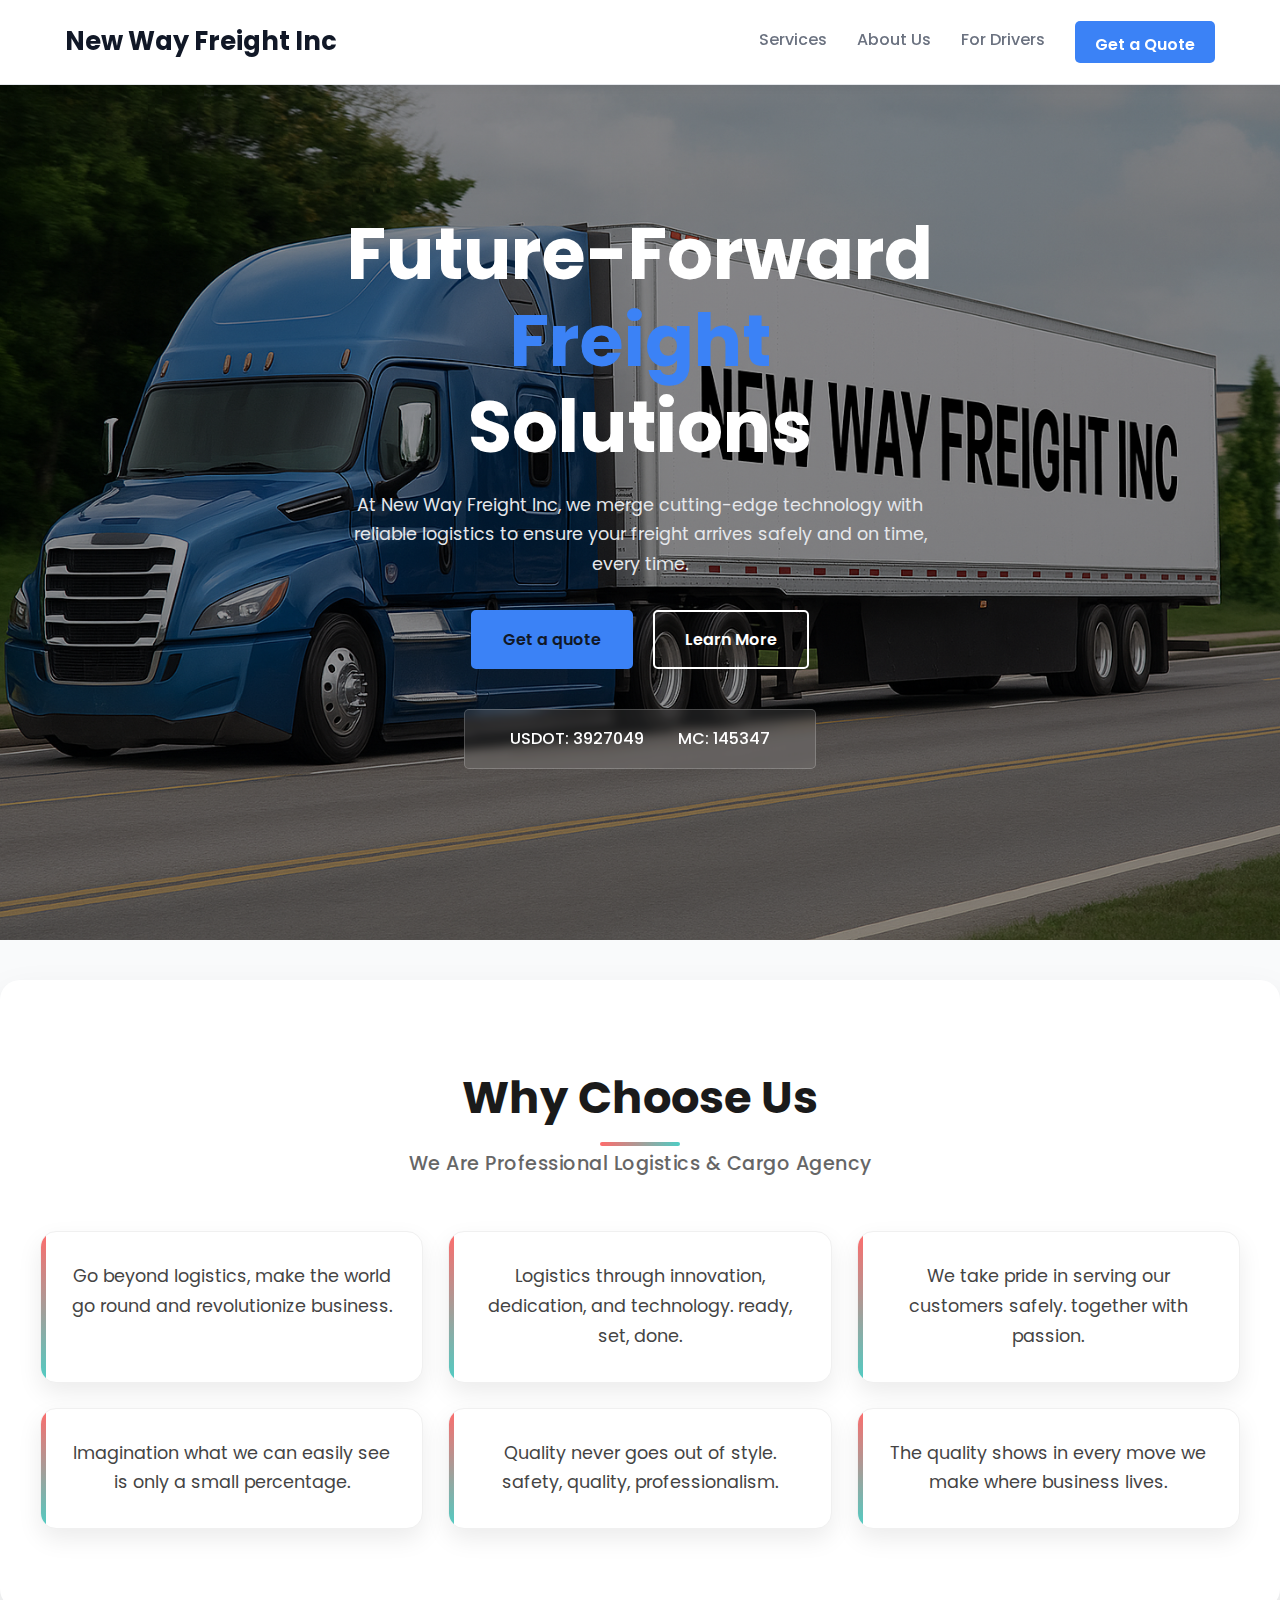
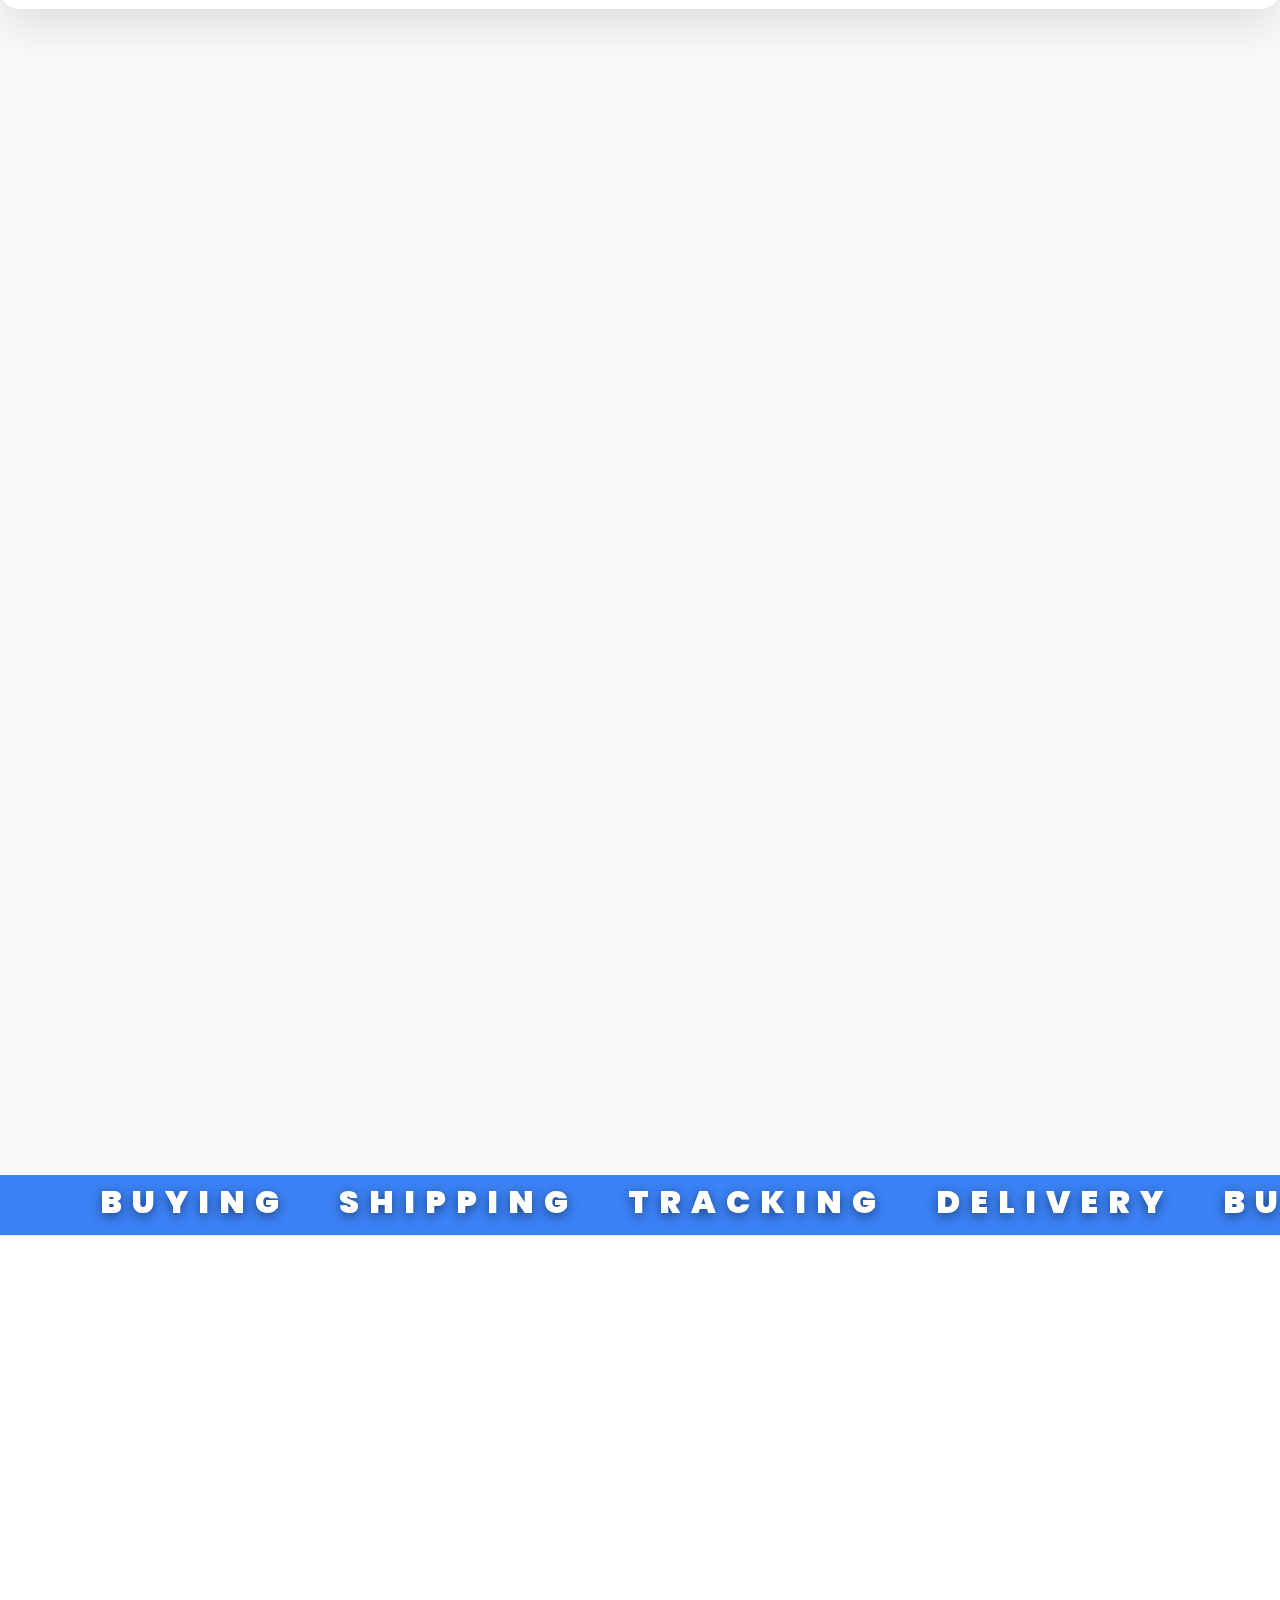
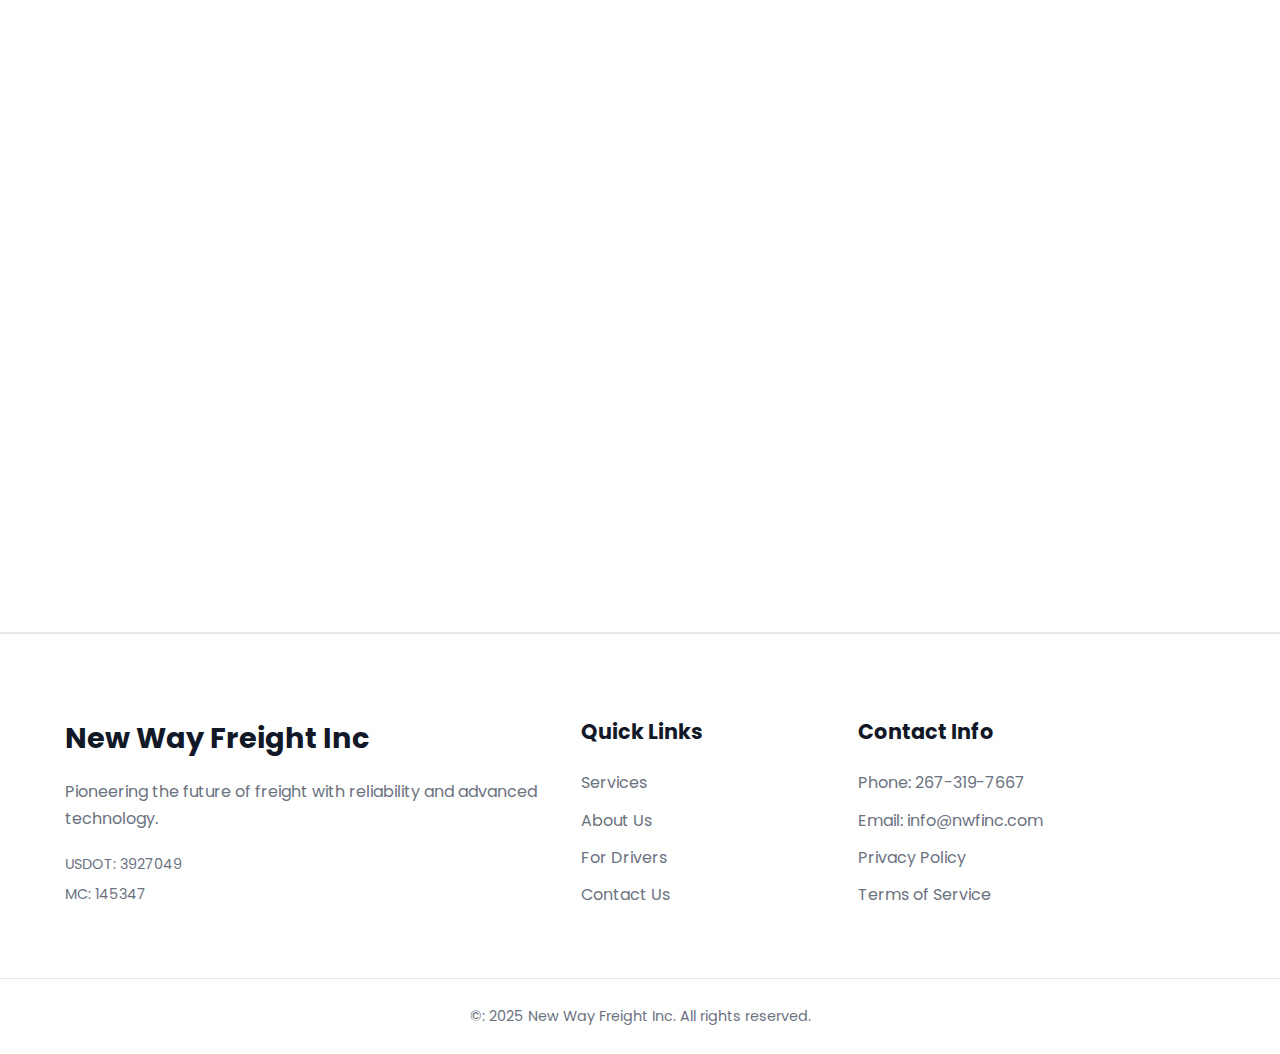
<file: index.html>
<!DOCTYPE html>
<html lang="en">
<head>
    <meta charset="UTF-8">
    <meta name="viewport" content="width=device-width, initial-scale=1.0">
    <title>New Way Freight Inc - Reliable Trucking Services</title>
    <link rel="stylesheet" href="style.css">
    <link href="https://fonts.googleapis.com/css2?family=Poppins:wght@300;400;600;700&display=swap" rel="stylesheet">
</head>
<body>

    <nav class="navbar">
        <div class="navbar-container">
            <a href="#" class="logo">New Way Freight Inc</a>
            <div class="nav-links">
                <a href="#services">Services</a>
                <a href="#about">About Us</a>
                <a href="#drivers">For Drivers</a>
                <a href="contact.html" class="nav-btn">Get a Quote</a>
            </div>
            <div class="menu-icon">
                <div class="bar"></div>
                <div class="bar"></div>
                <div class="bar"></div>
            </div>
        </div>
    </nav>

    <section class="hero" style="margin-top: 40px;">
        <div class="hero-content">
            <h1>Future-Forward <span>Freight</span> Solutions</h1>
            <p>At New Way Freight Inc, we merge cutting-edge technology with reliable logistics to ensure your freight arrives safely and on time, every time.</p>
            <div class="hero-buttons">
                <a href="contact.html" class="btn-primary">Get a quote</a>
                <a href="#about" class="btn-secondary">Learn More</a>
            </div>
            <div class="hero-info">
                <span>USDOT: 3927049</span>
                <span>MC: 145347</span>
            </div>
        </div>
    </section>

    <section class="why-choose-us" id="about">
        <h2>Why Choose Us</h2>
        <p class="subtitle">We Are Professional Logistics & Cargo Agency</p>
        <div class="features-grid">
            <div class="feature-card">
                <p>Go beyond logistics, make the world go round and revolutionize business.</p>
            </div>
            <div class="feature-card">
                <p>Logistics through innovation, dedication, and technology. ready, set, done.</p>
            </div>
            <div class="feature-card">
                <p>We take pride in serving our customers safely. together with passion.</p>
            </div>
            <div class="feature-card">
                <p>Imagination what we can easily see is only a small percentage.</p>
            </div>
            <div class="feature-card">
                <p>Quality never goes out of style. safety, quality, professionalism.</p>
            </div>
            <div class="feature-card">
                <p>The quality shows in every move we make where business lives.</p>
            </div>
        </div>
    </section>

    <section class="info-section services" id="services">
        <div class="section-container">
            <h2 class="section-title reveal">Our Core Services</h2>
            <p class="section-subtitle reveal">Seamless shipping with expert logistics.</p>
            
            <div class="services-container">
                <div class="service-card reveal">
                    <div class="service-image">
                        <img src="./assets/career1.png" alt="Live Load Trucking">
                    </div>
                    <div class="service-content">
                        <h3>Live Loads</h3>
                        <p>Reliable and efficient shipping for your everyday needs. Our standard delivery service ensures your cargo reaches its destination safely and on time. A cost-effective and dependable solution.</p>
                        <a href="contact.html" class="service-btn">Get a Quote &rarr;</a>
                    </div>
                </div>
                
                <div class="service-card reveal">
                    <div class="service-image">
                        <img src="./assets/career2.png" alt="Drop and Hook Trailer">
                    </div>
                    <div class="service-content">
                        <h3>Drop and Hook Loads</h3>
                        <p>Streamline your operations with our efficient drop and hook service. Bypass loading and unloading delays by simply swapping trailers at our strategically located yards, maximizing your time on the road.</p>
                        <a href="contact.html" class="service-btn">Get a Quote &rarr;</a>
                    </div>
                </div>
            </div>
        </div>
    </section>
    <div class="horizontal-scroll-container">
        <div class="scroll-content" id="scrollContent">
          <span>BUYING</span><span>SHIPPING</span><span>TRACKING</span><span>DELIVERY</span>
          <span>BUYING</span><span>SHIPPING</span><span>TRACKING</span><span>DELIVERY</span>
          <span>BUYING</span><span>SHIPPING</span><span>TRACKING</span><span>DELIVERY</span>
          <span>BUYING</span><span>SHIPPING</span><span>TRACKING</span><span>DELIVERY</span>
          <span>BUYING</span><span>SHIPPING</span><span>TRACKING</span><span>DELIVERY</span>
          <span>BUYING</span><span>SHIPPING</span><span>TRACKING</span><span>DELIVERY</span>
          <span>BUYING</span><span>SHIPPING</span><span>TRACKING</span><span>DELIVERY</span>
          <span>BUYING</span><span>SHIPPING</span><span>TRACKING</span><span>DELIVERY</span>
          <span>BUYING</span><span>SHIPPING</span><span>TRACKING</span><span>DELIVERY</span>
          <span>BUYING</span><span>SHIPPING</span><span>TRACKING</span><span>DELIVERY</span>
          <span>BUYING</span><span>SHIPPING</span><span>TRACKING</span><span>DELIVERY</span>
          <span>BUYING</span><span>SHIPPING</span><span>TRACKING</span><span>DELIVERY</span>
        </div>
      </div>
      <div id="myScrollbar">
        <div id="scrollbarThumb"></div>
      </div>
    <section class="info-section drivers" id="drivers" style="background-color: #FFFFFF;">
        <div class="section-container reveal">
            <h2 class="section-title">Drive Your Future</h2>
            <p class="section-subtitle">"We're more than just a trucking company. We value our drivers and offer the competitive pay and support you need to succeed."</p>
            <div class="driver-options">
                <div class="driver-card">
                    <h3>Company Drivers</h3>
                    <p class="intro">Your dedication keeps us moving. Check out our offer!</p>
                    <ul>
                        <li>Earn a weekly income of $2,000 to $3,500.</li>
                        <li>Drive the 2020+ Volvo and Freightliners.</li>
                        <li>Transport cargo using well-maintained dry van trailers.</li>
                        <li>Enjoy flexible scheduling and career growth.</li>
                        <li>24/7 support, so you’re never alone on the road.</li>
                    </ul>
                    <a href="contact.html" class="btn-primarys full-width">Apply Now</a>
                </div>
                <div class="driver-card">
                    <h3>Owner Operators</h3>
                    <p class="intro">We value your experience and provide equally valuable rewards.</p>
                    <ul>
                        <li>Earn up to $12,000 weekly (85% of gross).</li>
                        <li>24/7 back-office support.</li>
                        <li>Enjoy dedicated lanes in the Midwest and Northeast.</li>
                        <li>Partner with top-rated A+ brokers exclusively.</li>
                        <li>Earn bonuses for clean inspections.</li>
                    </ul>
                    <a href="contact.html" class="btn-primarys full-width">Apply Now</a>
                </div>
            </div>
        </div>
    </section>

    <footer class="footer">
        <div class="footer-container">
            <div class="footer-col">
                <a href="#" class="logo">New Way Freight Inc</a>
                <p>Pioneering the future of freight with reliability and advanced technology.</p>
                <div class="footer-auth">
                    <span>USDOT: 3927049</span>
                    <span>MC: 145347</span>
                </div>
            </div>
            <div class="footer-col">
                <h4>Quick Links</h4>
                <ul>
                    <li><a href="#services">Services</a></li>
                    <li><a href="#about">About Us</a></li>
                    <li><a href="#drivers">For Drivers</a></li>
                    <li><a href="contact.html">Contact Us</a></li>
                </ul>
            </div>
            <div class="footer-col">
                <h4>Contact Info</h4>
                <ul>
                    <li><a href="tel:267-319-7667">Phone: 267-319-7667</a></li>
                    <li><a href="mailto:info@nwfinc.com">Email: info@nwfinc.com</a></li>
                    <li><a href="privacy.html">Privacy Policy</a></li>
                    <li><a href="terms.html">Terms of Service</a></li>
                </ul>
            </div>
        </div>
        <div class="footer-bottom">
            <p>&copy: 2025 New Way Freight Inc. All rights reserved.</p>
        </div>
    </footer>

    <script src="script.js"></script>
</body>
</html>
</file>
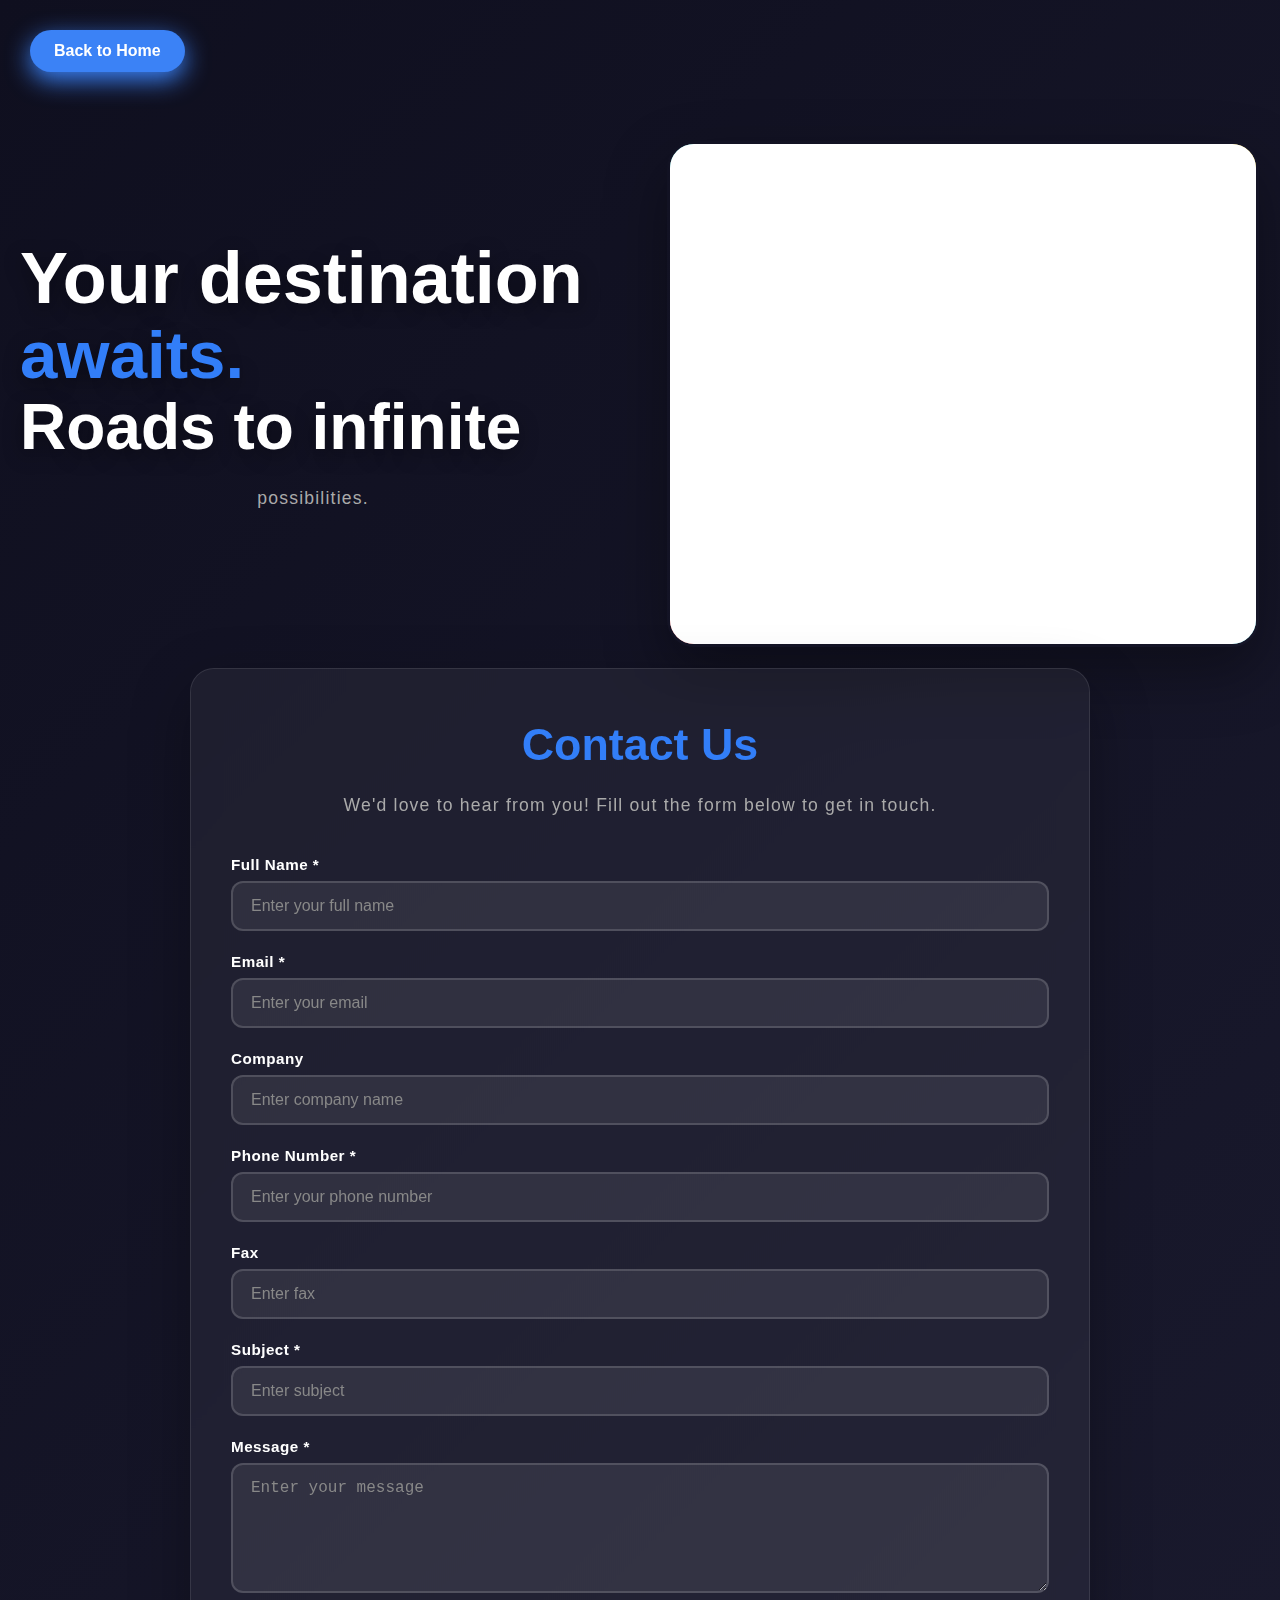
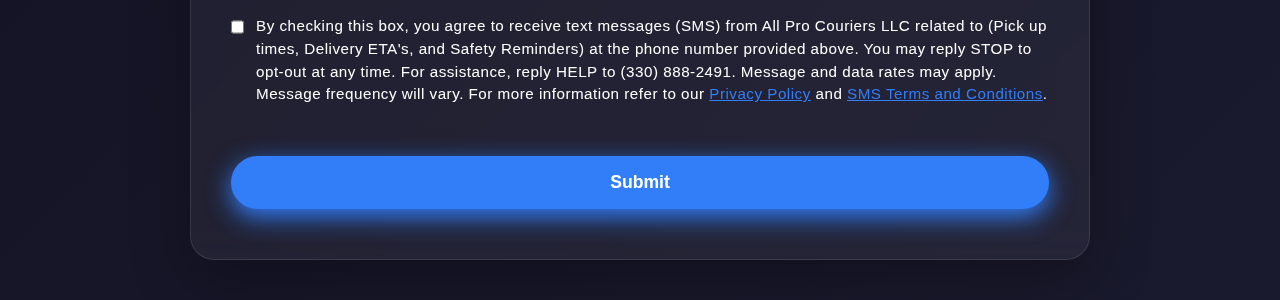
<file: contact.html>
<!DOCTYPE html>
<html lang="en">

<head>
    <meta charset="UTF-8">
    <meta name="viewport" content="width=, initial-scale=1.0">
    <title>Contact</title>
    <link rel="stylesheet" href="contact.css">
</head>

<body>
    <a href="index.html" class="back-btn">Back to Home</a>

    <!-- Main Content -->
    <section class="container">
        <div class="hero-content">
            <h1 class="hero-title">
                <span class="line-1">Your destination</span>
                <span class="line-2">awaits.</span>
                <span class="line-3">Roads to infinite</span>
            </h1>
            <p class="subtitle">possibilities.</p>
        </div>

        <div class="map-card">
            <iframe src="https://www.google.com/maps/embed?pb=!1m18!1m12!1m3!1d3046.3652970425987!2d-75.08715512470546!3d40.22317946739781!2m3!1f0!2f0!3f0!3m2!1i1024!2i768!4f13.1!3m3!1m2!1s0x89c6aec9df12cf0f%3A0xe368c3e857e6d672!2zMjA2IEhvbGx5IEhpbGwgQ3QsIFdhcndpY2ssIFBBIDE4OTc0LCDQodCo0JA!5e0!3m2!1sru!2s!4v1762335057061!5m2!1sru!2s" width="600" height="450" style="border:0;" allowfullscreen="" loading="lazy" referrerpolicy="no-referrer-when-downgrade"></iframe>
        </div>
    </section>
    <div class="contact-content">
        <h2>Contact Us</h2>
        <p class="subtitle">We'd love to hear from you! Fill out the form below to get in touch.</p>
        <form class="contact-form" action="https://script.google.com/macros/s/AKfycby6nGSI0DqqE6u0SaDYe3YAqhpRPYZKiTR8WCZjG-YxhU8uetXjVksyZ0Ur9gG-Hiti/exec" method="POST">
            <div class="form-group">
                <label for="full-name">Full Name *</label>
                <input type="text" id="full-name" name="Full-name" placeholder="Enter your full name" required>
            </div>
            <div class="form-group">
                <label for="email">Email *</label>
                <input type="email" id="email" name="Email" placeholder="Enter your email" required>
            </div>
            <div class="form-group">
                <label for="company">Company</label>
                <input type="text" id="company" name="Company" placeholder="Enter company name">
            </div>
            <div class="form-group">
                <label for="phone">Phone Number *</label>
                <input type="tel" id="phone" name="Phone-number" placeholder="Enter your phone number" required>
            </div>
            <div class="form-group">
                <label for="fax">Fax</label>
                <input type="text" id="fax" name="Fax" placeholder="Enter fax">
            </div>
            <div class="form-group">
                <label for="subject">Subject *</label>
                <input type="text" id="subject" name="Subject" placeholder="Enter subject" required>
            </div>
            <div class="form-group">
                <label for="message">Message *</label>
                <textarea id="message" name="Message" placeholder="Enter your message" required></textarea>
            </div>
            <div class="form-group checkbox-group">
                <input type="checkbox" id="sms-consent" name="SMS-agree">
                <label for="sms-consent">
                    By checking this box, you agree to receive text messages (SMS) from All Pro Couriers LLC related to (Pick up times, Delivery ETA's, and Safety Reminders) at the phone number provided above. You may reply STOP to opt-out at any time. For assistance, reply HELP to (330) 888-2491. Message and data rates may apply. Message frequency will vary. For more information refer to our <a href="privacy.html">Privacy Policy</a> and <a href="terms.html">SMS Terms and Conditions</a>.
                </label>
            </div>
            <button type="submit" class="submit-button">Submit</button>
        </form>
    </div>
  </div>
    <script src="contact.js"></script>
</body>

</html>
</file>
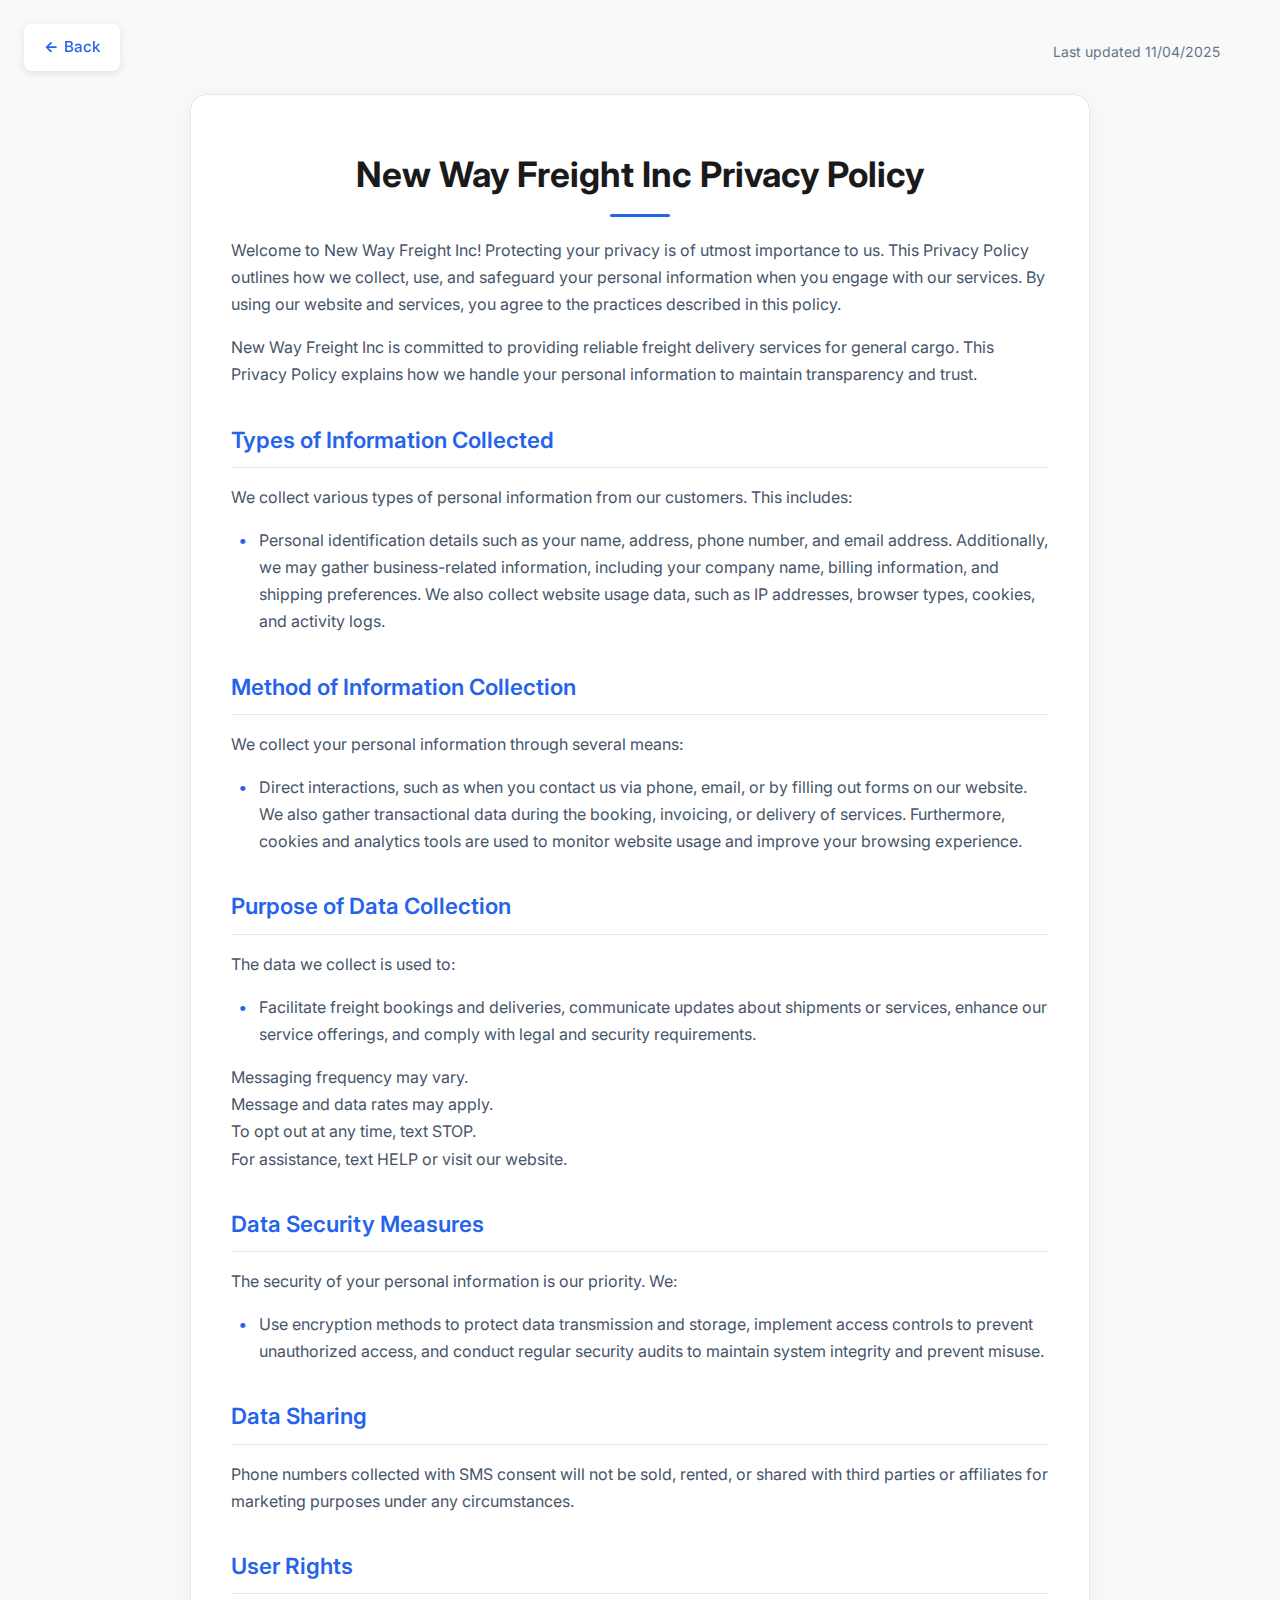
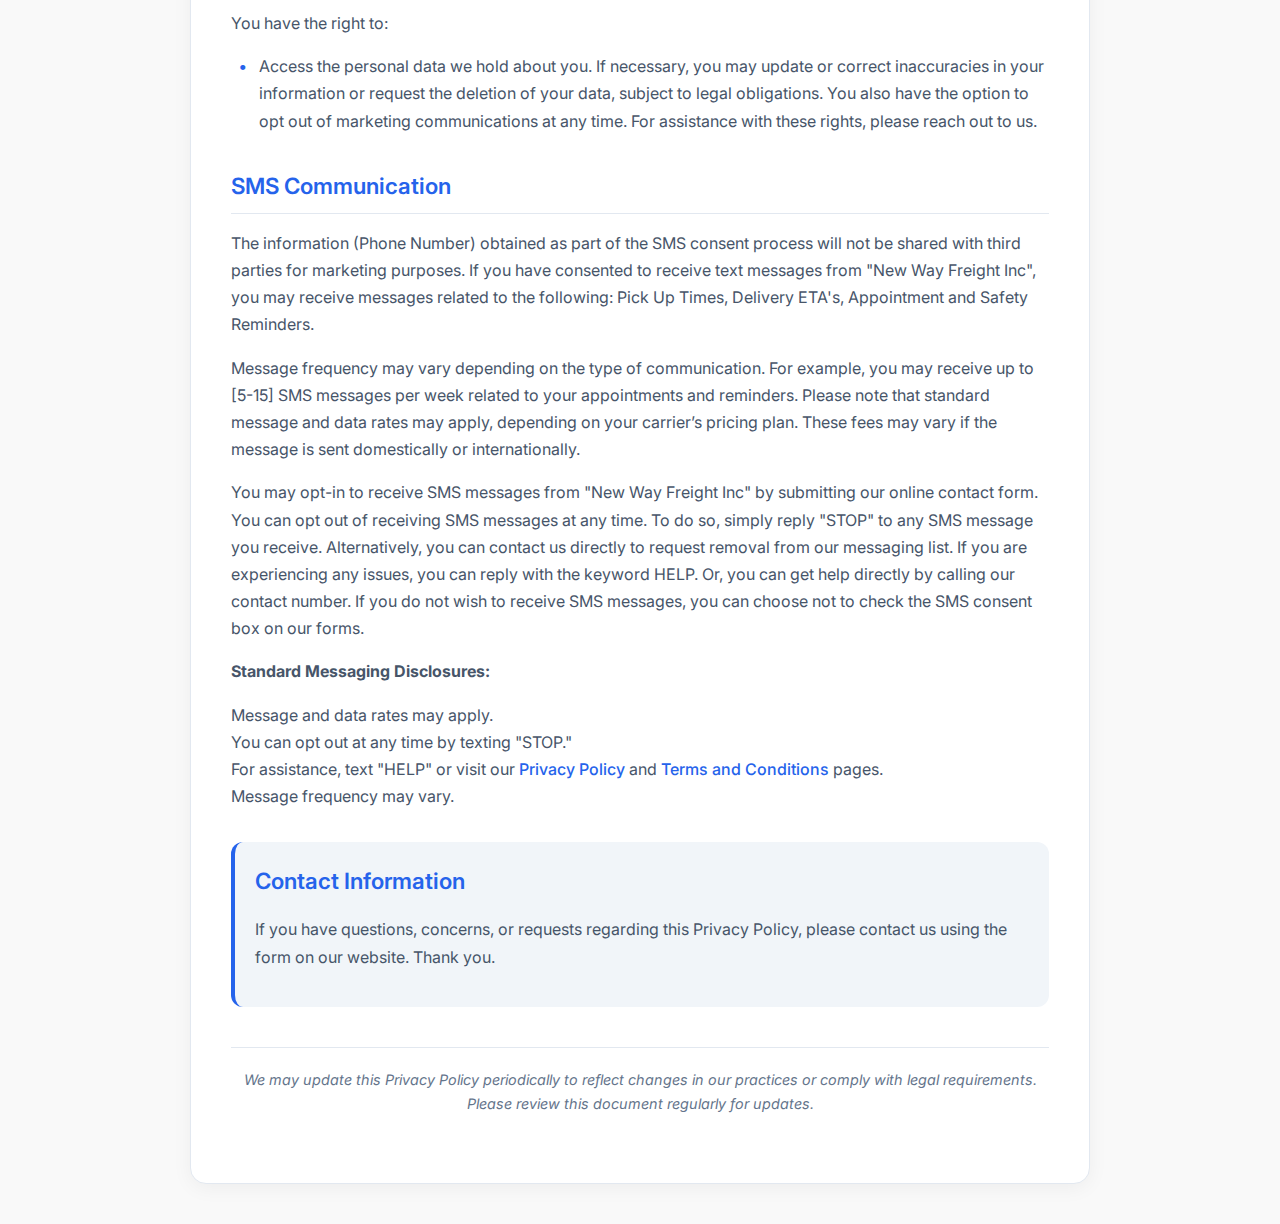
<file: privacy.html>
<!DOCTYPE html>
<html lang="en">
<head>
  <meta charset="UTF-8" />
  <meta name="viewport" content="width=device-width, initial-scale=1.0"/>
  <title>Privacy Policy - New Way Freight Inc</title>
  <link href="https://fonts.googleapis.com/css2?family=Inter:wght@300;400;500;600;700&display=swap" rel="stylesheet">
  <style>
    :root {
      --bg: #f9f9f9;
      --text: #1a1a1a;
      --accent: #2563eb;
      --light: #f1f5f9;
      --border: #e2e8f0;
      --gray: #64748b;
      --dark-gray: #475569;
    }

    * {
      margin: 0;
      padding: 0;
      box-sizing: border-box;
    }

    body {
      font-family: 'Inter', sans-serif;
      background: var(--bg);
      color: var(--text);
      line-height: 1.7;
      padding: 40px 20px;
    }

    /* Back Button */
    .back-btn {
      position: fixed;
      top: 24px;
      left: 24px;
      background: white;
      color: var(--accent);
      padding: 10px 20px;
      border-radius: 8px;
      font-size: 0.95rem;
      font-weight: 500;
      text-decoration: none;
      box-shadow: 0 2px 8px rgba(0,0,0,0.1);
      transition: all 0.2s ease;
      z-index: 1000;
      display: flex;
      align-items: center;
      gap: 6px;
    }

    .back-btn:hover {
      background: var(--accent);
      color: white;
      transform: translateY(-1px);
    }

    .back-btn::before {
      content: '←';
      font-weight: bold;
    }

    /* Last Updated */
    .last-updated {
      text-align: right;
      color: var(--gray);
      font-size: 0.875rem;
      margin: 0 40px 30px;
      font-weight: 400;
    }

    /* Container */
    .container {
      max-width: 900px;
      margin: 0 auto;
      background: white;
      border-radius: 16px;
      padding: 50px 40px;
      box-shadow: 0 4px 20px rgba(0,0,0,0.05);
      border: 1px solid var(--border);
    }

    /* Title */
    h1 {
      font-size: 2.2rem;
      font-weight: 700;
      text-align: center;
      margin-bottom: 32px;
      color: var(--text);
      position: relative;
    }

    h1::after {
      content: '';
      width: 60px;
      height: 3px;
      background: var(--accent);
      position: absolute;
      bottom: -12px;
      left: 50%;
      transform: translateX(-50%);
      border-radius: 2px;
    }

    /* Section Title */
    h2 {
      font-size: 1.4rem;
      font-weight: 600;
      color: var(--accent);
      margin: 32px 0 16px;
      padding-bottom: 8px;
      border-bottom: 1px solid var(--border);
    }

    /* Text */
    p {
      font-size: 1rem;
      color: var(--dark-gray);
      margin-bottom: 16px;
      font-weight: 400;
    }

    /* List */
    ul {
      margin: 16px 0;
      padding-left: 24px;
    }

    ul li {
      font-size: 1rem;
      color: var(--dark-gray);
      margin-bottom: 12px;
      position: relative;
      padding-left: 4px;
      list-style: none;
    }

    ul li::before {
      content: '•';
      color: var(--accent);
      font-weight: bold;
      position: absolute;
      left: -16px;
    }

    /* Links */
    a {
      color: var(--accent);
      text-decoration: none;
      font-weight: 500;
      border-bottom: 1px solid transparent;
      transition: border 0.2s ease;
    }

    a:hover {
      border-bottom: 1px solid var(--accent);
    }

    /* Contact Info */
    .contact-info {
      background: var(--light);
      padding: 20px;
      border-radius: 12px;
      margin: 32px 0;
      border-left: 4px solid var(--accent);
    }

    .contact-info h2 {
      margin-top: 0;
      border: none;
      padding-bottom: 0;
    }

    /* Footer Note */
    .footer-note {
      font-style: italic;
      color: var(--gray);
      font-size: 0.9rem;
      text-align: center;
      margin-top: 40px;
      padding-top: 20px;
      border-top: 1px solid var(--border);
    }

    /* Responsive */
    @media (max-width: 768px) {
      body {
        padding: 20px 15px;
      }

      .back-btn {
        top: 16px;
        left: 16px;
        padding: 8px 16px;
        font-size: 0.9rem;
      }

      .last-updated {
        margin: 0 20px 24px;
        font-size: 0.8rem;
      }

      .container {
        padding: 40px 25px;
        border-radius: 12px;
      }

      h1 {
        font-size: 1.9rem;
      }

      h2 {
        font-size: 1.3rem;
      }

      p, ul li {
        font-size: 0.95rem;
      }
    }

    @media (max-width: 480px) {
      h1 {
        font-size: 1.7rem;
      }

      h2 {
        font-size: 1.2rem;
      }

      .container {
        padding: 30px 20px;
      }

      .contact-info {
        padding: 16px;
      }
    }
  </style>
</head>
<body>

  <!-- Back Button -->
  <a href="index.html" class="back-btn">Back</a>

  <!-- Last Updated -->
  <p class="last-updated">Last updated 11/04/2025</p>

  <!-- Main Content -->
  <div class="container">
    <h1>New Way Freight Inc Privacy Policy</h1>

    <p>Welcome to New Way Freight Inc! Protecting your privacy is of utmost importance to us. This Privacy Policy outlines how we collect, use, and safeguard your personal information when you engage with our services. By using our website and services, you agree to the practices described in this policy.</p>

    <p>New Way Freight Inc is committed to providing reliable freight delivery services for general cargo. This Privacy Policy explains how we handle your personal information to maintain transparency and trust.</p>

    <h2>Types of Information Collected</h2>
    <p>We collect various types of personal information from our customers. This includes:</p>
    <ul>
      <li>Personal identification details such as your name, address, phone number, and email address. Additionally, we may gather business-related information, including your company name, billing information, and shipping preferences. We also collect website usage data, such as IP addresses, browser types, cookies, and activity logs.</li>
    </ul>

    <h2>Method of Information Collection</h2>
    <p>We collect your personal information through several means:</p>
    <ul>
      <li>Direct interactions, such as when you contact us via phone, email, or by filling out forms on our website. We also gather transactional data during the booking, invoicing, or delivery of services. Furthermore, cookies and analytics tools are used to monitor website usage and improve your browsing experience.</li>
    </ul>

    <h2>Purpose of Data Collection</h2>
    <p>The data we collect is used to:</p>
    <ul>
      <li>Facilitate freight bookings and deliveries, communicate updates about shipments or services, enhance our service offerings, and comply with legal and security requirements.</li>
    </ul>
    <p>
      Messaging frequency may vary.<br>
      Message and data rates may apply.<br>
      To opt out at any time, text STOP.<br>
      For assistance, text HELP or visit our website.
    </p>

    <h2>Data Security Measures</h2>
    <p>The security of your personal information is our priority. We:</p>
    <ul>
      <li>Use encryption methods to protect data transmission and storage, implement access controls to prevent unauthorized access, and conduct regular security audits to maintain system integrity and prevent misuse.</li>
    </ul>

    <h2>Data Sharing</h2>
    <p>Phone numbers collected with SMS consent will not be sold, rented, or shared with third parties or affiliates for marketing purposes under any circumstances.</p>

    <h2>User Rights</h2>
    <p>You have the right to:</p>
    <ul>
      <li>Access the personal data we hold about you. If necessary, you may update or correct inaccuracies in your information or request the deletion of your data, subject to legal obligations. You also have the option to opt out of marketing communications at any time. For assistance with these rights, please reach out to us.</li>
    </ul>

    <h2>SMS Communication</h2>
    <p>The information (Phone Number) obtained as part of the SMS consent process will not be shared with third parties for marketing purposes. If you have consented to receive text messages from "New Way Freight Inc", you may receive messages related to the following: Pick Up Times, Delivery ETA's, Appointment and Safety Reminders.</p>
    <p>Message frequency may vary depending on the type of communication. For example, you may receive up to [5-15] SMS messages per week related to your appointments and reminders. Please note that standard message and data rates may apply, depending on your carrier’s pricing plan. These fees may vary if the message is sent domestically or internationally.</p>
    <p>You may opt-in to receive SMS messages from "New Way Freight Inc" by submitting our online contact form. You can opt out of receiving SMS messages at any time. To do so, simply reply "STOP" to any SMS message you receive. Alternatively, you can contact us directly to request removal from our messaging list. If you are experiencing any issues, you can reply with the keyword HELP. Or, you can get help directly by calling our contact number. If you do not wish to receive SMS messages, you can choose not to check the SMS consent box on our forms.</p>
    <p><strong>Standard Messaging Disclosures:</strong></p>
    <p>
      Message and data rates may apply.<br>
      You can opt out at any time by texting "STOP."<br>
      For assistance, text "HELP" or visit our <a href="privacy.html">Privacy Policy</a> and <a href="terms.html">Terms and Conditions</a> pages.<br>
      Message frequency may vary.
    </p>

    <div class="contact-info">
      <h2>Contact Information</h2>
      <p>If you have questions, concerns, or requests regarding this Privacy Policy, please contact us using the form on our website. Thank you.</p>
    </div>

    <p class="footer-note">
      We may update this Privacy Policy periodically to reflect changes in our practices or comply with legal requirements. Please review this document regularly for updates.
    </p>
  </div>

</body>
</html>
</file>
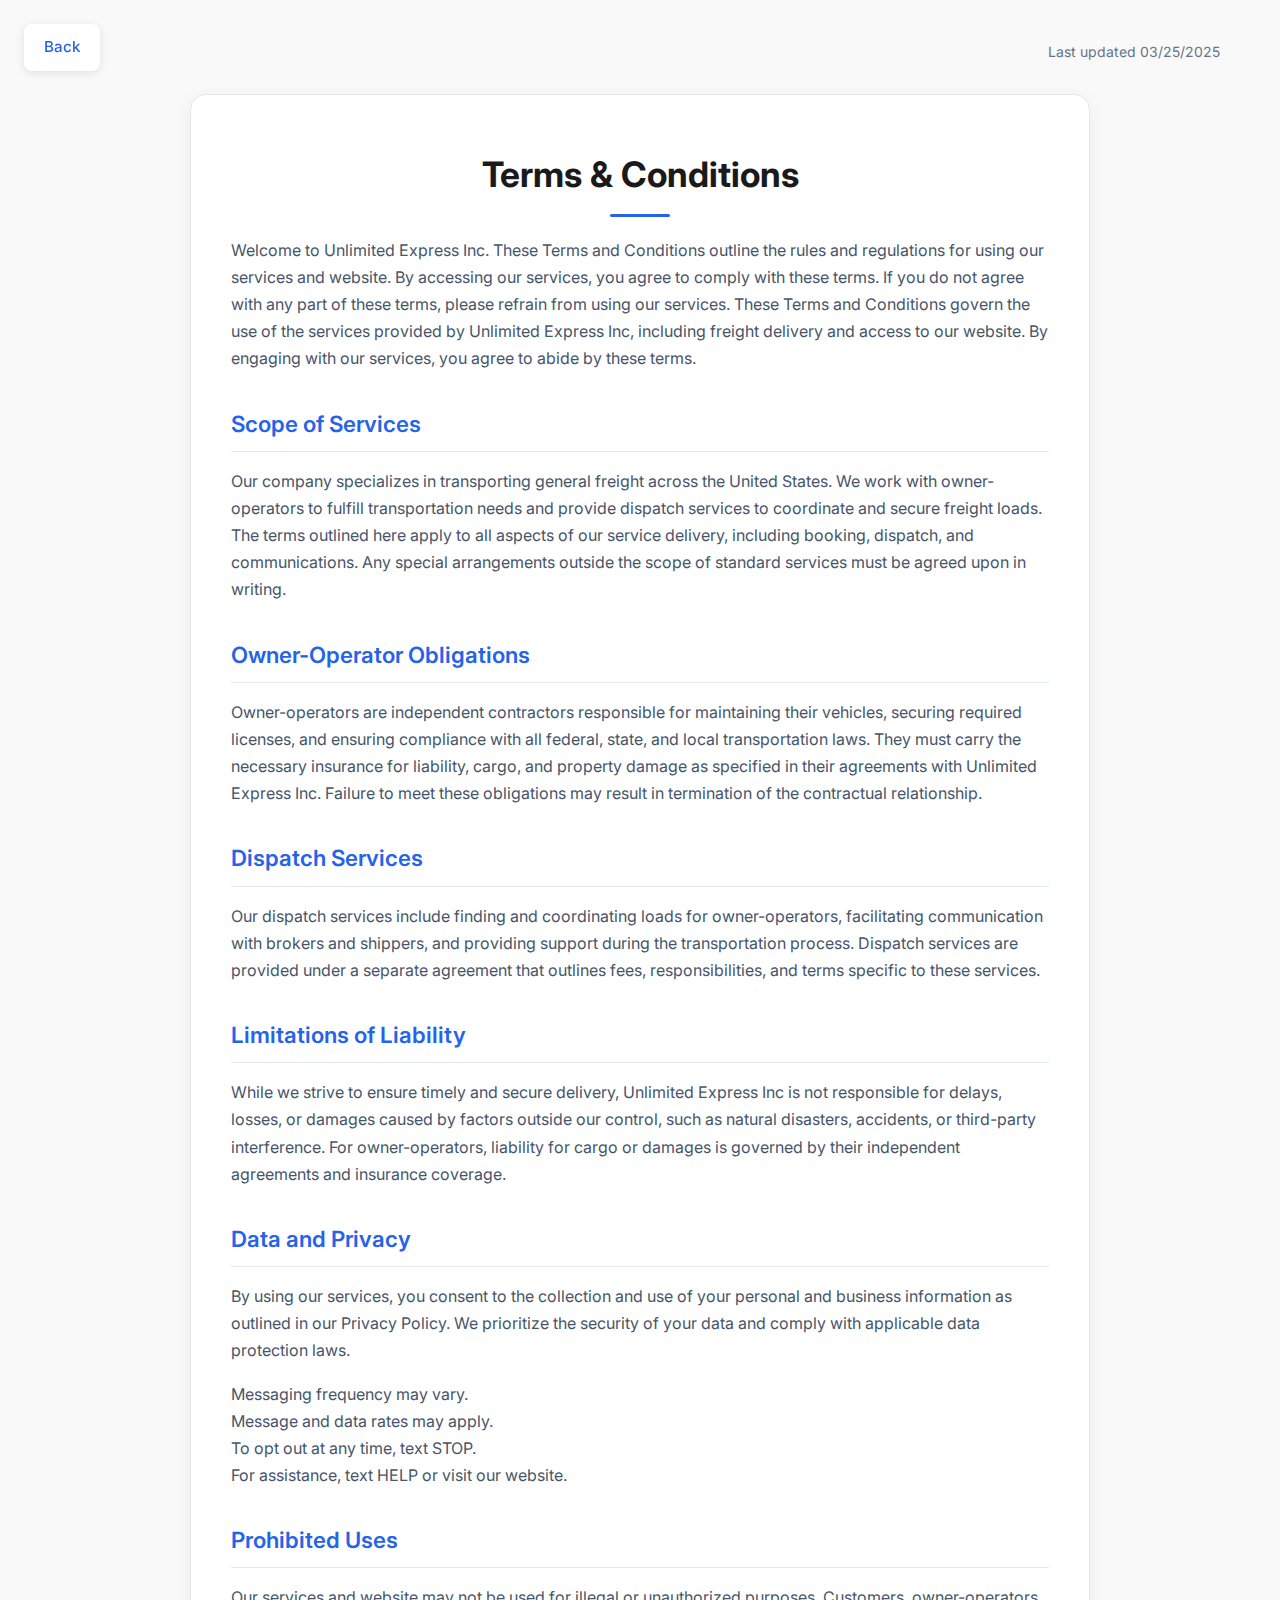
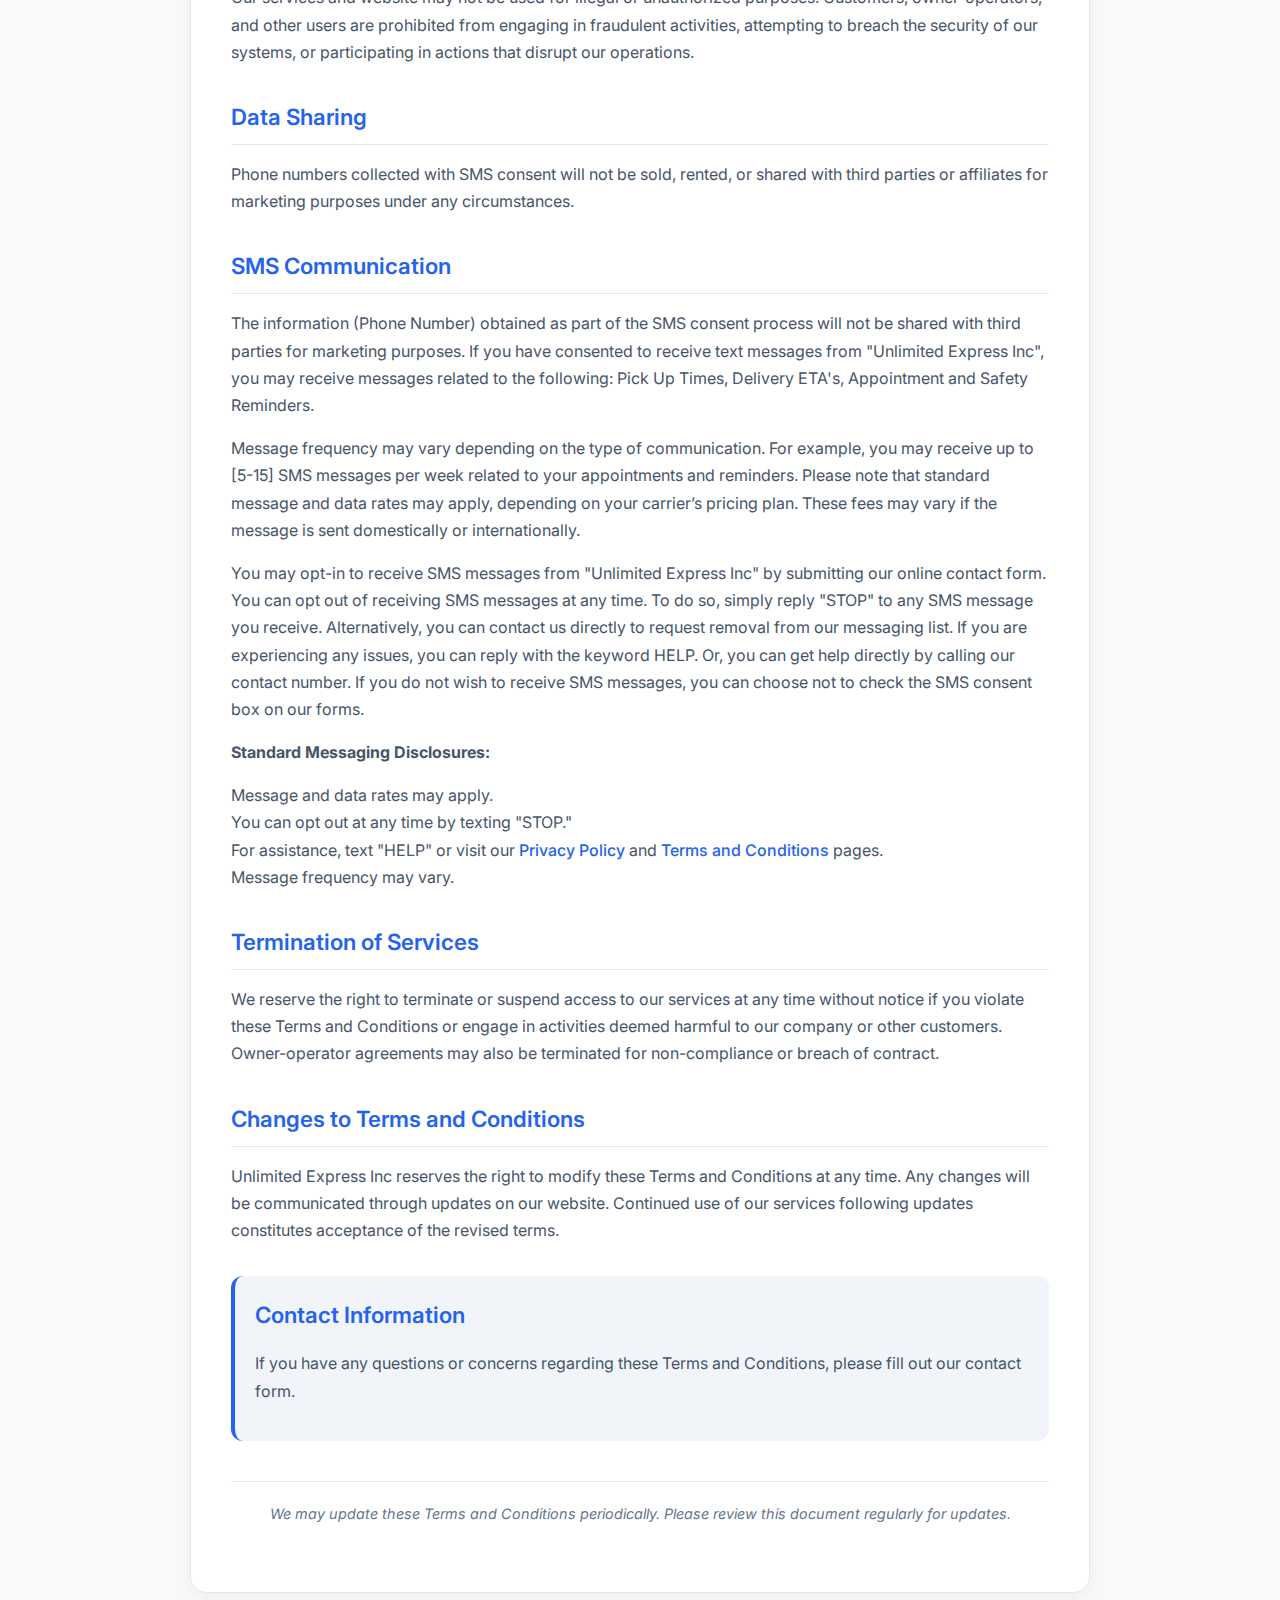
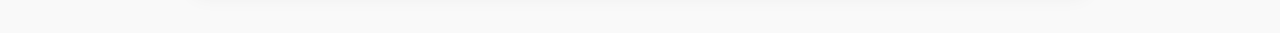
<file: terms.html>
<!DOCTYPE html>
<html lang="en">
<head>
  <meta charset="UTF-8" />
  <meta name="viewport" content="width=device-width, initial-scale=1.0"/>
  <title>Terms & Conditions - New Way Freight Inc</title>
  <link href="https://fonts.googleapis.com/css2?family=Inter:wght@300;400;500;600;700&display=swap" rel="stylesheet">
  <style>
    :root {
      --bg: #f9f9f9;
      --text: #1a1a1a;
      --accent: #2563eb;
      --light: #f1f5f9;
      --border: #e2e8f0;
      --gray: #64748b;
      --dark-gray: #475569;
    }

    * {
      margin: 0;
      padding: 0;
      box-sizing: border-box;
    }

    body {
      font-family: 'Inter', sans-serif;
      background: var(--bg);
      color: var(--text);
      line-height: 1.7;
      padding: 40px 20px;
    }

    /* Back Button */
    .back-btn {
      position: fixed;
      top: 24px;
      left: 24px;
      background: white;
      color: var(--accent);
      padding: 10px 20px;
      border-radius: 8px;
      font-size: 0.95rem;
      font-weight: 500;
      text-decoration: none;
      box-shadow: 0 2px 8px rgba(0,0,0,0.1);
      transition: all 0.2s ease;
      z-index: 1000;
      display: flex;
      align-items: center;
      gap: 6px;
    }

    .back-btn:hover {
      background: var(--accent);
      color: white;
      transform: translateY(-1px);
    }

    .back-btn::before {
      font-weight: bold;
    }

    /* Last Updated */
    .last-updated {
      text-align: right;
      color: var(--gray);
      font-size: 0.875rem;
      margin: 0 40px 30px;
      font-weight: 400;
    }

    /* Container */
    .container {
      max-width: 900px;
      margin: 0 auto;
      background: white;
      border-radius: 16px;
      padding: 50px 40px;
      box-shadow: 0 4px 20px rgba(0,0,0,0.05);
      border: 1px solid var(--border);
    }

    /* Title */
    h1 {
      font-size: 2.2rem;
      font-weight: 700;
      text-align: center;
      margin-bottom: 32px;
      color: var(--text);
      position: relative;
    }

    h1::after {
      content: '';
      width: 60px;
      height: 3px;
      background: var(--accent);
      position: absolute;
      bottom: -12px;
      left: 50%;
      transform: translateX(-50%);
      border-radius: 2px;
    }

    /* Section Title */
    h2 {
      font-size: 1.4rem;
      font-weight: 600;
      color: var(--accent);
      margin: 32px 0 16px;
      padding-bottom: 8px;
      border-bottom: 1px solid var(--border);
    }

    /* Text */
    p {
      font-size: 1rem;
      color: var(--dark-gray);
      margin-bottom: 16px;
      font-weight: 400;
    }

    /* List */
    ul {
      margin: 16px 0;
      padding-left: 24px;
    }

    ul li {
      font-size: 1rem;
      color: var(--dark-gray);
      margin-bottom: 12px;
      position: relative;
      padding-left: 4px;
      list-style: none;
    }

    ul li::before {
      content: '•';
      color: var(--accent);
      font-weight: bold;
      position: absolute;
      left: -16px;
    }

    /* Links */
    a {
      color: var(--accent);
      text-decoration: none;
      font-weight: 500;
      border-bottom: 1px solid transparent;
      transition: border 0.2s ease;
    }

    a:hover {
      border-bottom: 1px solid var(--accent);
    }

    /* Contact Info */
    .contact-info {
      background: var(--light);
      padding: 20px;
      border-radius: 12px;
      margin: 32px 0;
      border-left: 4px solid var(--accent);
    }

    .contact-info h2 {
      margin-top: 0;
      border: none;
      padding-bottom: 0;
    }

    /* Footer Note */
    .footer-note {
      font-style: italic;
      color: var(--gray);
      font-size: 0.9rem;
      text-align: center;
      margin-top: 40px;
      padding-top: 20px;
      border-top: 1px solid var(--border);
    }

    /* Responsive */
    @media (max-width: 768px) {
      body {
        padding: 20px 15px;
      }

      .back-btn {
        top: 16px;
        left: 16px;
        padding: 8px 16px;
        font-size: 0.9rem;
      }

      .last-updated {
        margin: 0 20px 24px;
        font-size: 0.8rem;
      }

      .container {
        padding: 40px 25px;
        border-radius: 12px;
      }

      h1 {
        font-size: 1.9rem;
      }

      h2 {
        font-size: 1.3rem;
      }

      p, ul li {
        font-size: 0.95rem;
      }
    }

    @media (max-width: 480px) {
      h1 {
        font-size: 1.7rem;
      }

      h2 {
        font-size: 1.2rem;
      }

      .container {
        padding: 30px 20px;
      }

      .contact-info {
        padding: 16px;
      }
    }
  </style>
</head>
<body>

  <!-- Back Button -->
  <a href="index.html" class="back-btn">Back</a>

  <!-- Last Updated -->
  <p class="last-updated">Last updated 03/25/2025</p>

  <!-- Main Content -->
  <div class="container">
    <h1>Terms & Conditions</h1>

    <p>Welcome to Unlimited Express Inc. These Terms and Conditions outline the rules and regulations for using our services and website. By accessing our services, you agree to comply with these terms. If you do not agree with any part of these terms, please refrain from using our services. These Terms and Conditions govern the use of the services provided by Unlimited Express Inc, including freight delivery and access to our website. By engaging with our services, you agree to abide by these terms.</p>

    <h2>Scope of Services</h2>
    <p>Our company specializes in transporting general freight across the United States. We work with owner-operators to fulfill transportation needs and provide dispatch services to coordinate and secure freight loads. The terms outlined here apply to all aspects of our service delivery, including booking, dispatch, and communications. Any special arrangements outside the scope of standard services must be agreed upon in writing.</p>

    <h2>Owner-Operator Obligations</h2>
    <p>Owner-operators are independent contractors responsible for maintaining their vehicles, securing required licenses, and ensuring compliance with all federal, state, and local transportation laws. They must carry the necessary insurance for liability, cargo, and property damage as specified in their agreements with Unlimited Express Inc. Failure to meet these obligations may result in termination of the contractual relationship.</p>

    <h2>Dispatch Services</h2>
    <p>Our dispatch services include finding and coordinating loads for owner-operators, facilitating communication with brokers and shippers, and providing support during the transportation process. Dispatch services are provided under a separate agreement that outlines fees, responsibilities, and terms specific to these services.</p>

    <h2>Limitations of Liability</h2>
    <p>While we strive to ensure timely and secure delivery, Unlimited Express Inc is not responsible for delays, losses, or damages caused by factors outside our control, such as natural disasters, accidents, or third-party interference. For owner-operators, liability for cargo or damages is governed by their independent agreements and insurance coverage.</p>

    <h2>Data and Privacy</h2>
    <p>By using our services, you consent to the collection and use of your personal and business information as outlined in our Privacy Policy. We prioritize the security of your data and comply with applicable data protection laws.</p>
    <p>
      Messaging frequency may vary.<br>
      Message and data rates may apply.<br>
      To opt out at any time, text STOP.<br>
      For assistance, text HELP or visit our website.
    </p>

    <h2>Prohibited Uses</h2>
    <p>Our services and website may not be used for illegal or unauthorized purposes. Customers, owner-operators, and other users are prohibited from engaging in fraudulent activities, attempting to breach the security of our systems, or participating in actions that disrupt our operations.</p>

    <h2>Data Sharing</h2>
    <p>Phone numbers collected with SMS consent will not be sold, rented, or shared with third parties or affiliates for marketing purposes under any circumstances.</p>

    <h2>SMS Communication</h2>
    <p>The information (Phone Number) obtained as part of the SMS consent process will not be shared with third parties for marketing purposes. If you have consented to receive text messages from "Unlimited Express Inc", you may receive messages related to the following: Pick Up Times, Delivery ETA's, Appointment and Safety Reminders.</p>
    <p>Message frequency may vary depending on the type of communication. For example, you may receive up to [5-15] SMS messages per week related to your appointments and reminders. Please note that standard message and data rates may apply, depending on your carrier’s pricing plan. These fees may vary if the message is sent domestically or internationally.</p>
    <p>You may opt-in to receive SMS messages from "Unlimited Express Inc" by submitting our online contact form. You can opt out of receiving SMS messages at any time. To do so, simply reply "STOP" to any SMS message you receive. Alternatively, you can contact us directly to request removal from our messaging list. If you are experiencing any issues, you can reply with the keyword HELP. Or, you can get help directly by calling our contact number. If you do not wish to receive SMS messages, you can choose not to check the SMS consent box on our forms.</p>
    <p><strong>Standard Messaging Disclosures:</strong></p>
    <p>
      Message and data rates may apply.<br>
      You can opt out at any time by texting "STOP."<br>
      For assistance, text "HELP" or visit our <a href="privacy.html">Privacy Policy</a> and <a href="terms.html">Terms and Conditions</a> pages.<br>
      Message frequency may vary.
    </p>

    <h2>Termination of Services</h2>
    <p>We reserve the right to terminate or suspend access to our services at any time without notice if you violate these Terms and Conditions or engage in activities deemed harmful to our company or other customers. Owner-operator agreements may also be terminated for non-compliance or breach of contract.</p>

    <h2>Changes to Terms and Conditions</h2>
    <p>Unlimited Express Inc reserves the right to modify these Terms and Conditions at any time. Any changes will be communicated through updates on our website. Continued use of our services following updates constitutes acceptance of the revised terms.</p>

    <div class="contact-info">
      <h2>Contact Information</h2>
      <p>If you have any questions or concerns regarding these Terms and Conditions, please fill out our contact form.</p>
    </div>

    <p class="footer-note">
      We may update these Terms and Conditions periodically. Please review this document regularly for updates.
    </p>
  </div>

</body>
</html>
</file>
<file: style.css>
/* ===== GLOBAL STYLES & VARIABLES ===== */
:root {
    --font-family: 'Poppins', sans-serif;
    
    /* Light Mode Palette */
    --bg-light: #F9FAFB;      /* Asosiy fon (Yumshoq oq) */
    --bg-card: #FFFFFF;       /* Kartalar foni (Toza oq) */
    --text-primary: #111827;  /* Asosiy matn (To'q kulrang) */
    --text-secondary: #6B7280;/* Ikkilamchi matn (O'rta kulrang) */
    
    /* Yagona, hammaga yoqadigan aksent */
    --accent-color: #3B82F6; /* Professional ko'k rang */
    --accent-color-hover: #2563EB; /* biroz to'qroq ko'k */

    --card-border: 1px solid #E5E7EB; /* Ochiq kulrang chegara */
    --card-shadow: 0 4px 15px rgba(0, 0, 0, 0.05); /* Juda yengil soya */
}

* {
    margin: 0;
    padding: 0;
    box-sizing: border-box;
    scroll-behavior: smooth;
}

body {
    font-family: var(--font-family);
    background-color: var(--bg-light);
    color: var(--text-primary);
    line-height: 1.7;
    overflow-x: hidden;
}

/* ===== NAVIGATSIYA PANELI ===== */
.navbar {
    position: fixed;
    top: 0;
    left: 0;
    width: 100%;
    z-index: 1000;
    background: var(--bg-card); /* Oq fon */
    border-bottom: var(--card-border);
    box-shadow: 0 2px 10px rgba(0, 0, 0, 0.05); /* Navbar uchun soya */
}

.navbar-container {
    max-width: 1200px;
    margin: 0 auto;
    padding: 20px 25px;
    display: flex;
    justify-content: space-between;
    align-items: center;
}

.logo {
    font-size: 1.6rem;
    font-weight: 700;
    color: var(--text-primary);
    text-decoration: none;
}

.nav-links {
    display: flex;
    align-items: center;
    gap: 30px;
}

.nav-links a {
    color: var(--text-secondary);
    text-decoration: none;
    font-weight: 500;
    transition: all 0.3s ease;
    position: relative;
    padding-bottom: 5px;
}

.nav-links a:hover {
    color: var(--text-primary);
}

.nav-links a::after {
    content: '';
    position: absolute;
    bottom: 0;
    left: 0;
    width: 0;
    height: 2px;
    background: var(--accent-color);
    transition: width 0.3s ease;
}

.nav-links a:hover::after {
    width: 100%;
}

.nav-btn {
    padding: 10px 20px;
    border-radius: 5px;
    background: var(--accent-color);
    color: var(--bg-card) !important;
    font-weight: 600 !important;
    transition: all 0.3s ease;
}

.nav-btn:hover {
    background: var(--accent-color-hover);
    color: var(--bg-card) !important;
    transform: scale(1.05);
}

.nav-btn::after {
    display: none;
}

.menu-icon {
    display: none;
    cursor: pointer;
}

.menu-icon .bar {
    width: 25px;
    height: 3px;
    background-color: var(--text-primary); /* Gamburger belgisi qora */
    margin: 5px 0;
    transition: all 0.3s ease;
}


/* ===== ASOSIY BO'LIM (HERO) ===== */
.hero {
    height: 100vh;
    display: flex;
    align-items: center;
    justify-content: center;
    text-align: center;
    padding: 0 20px;
    position: relative;
    overflow: hidden;
    
    background: linear-gradient(rgba(0, 0, 0, 0.4), rgba(0, 0, 0, 0.4)), 
                url('./assets/background.png') no-repeat center center/cover;
}

.hero-content {
    max-width: 800px;
    z-index: 2;
    animation: fadeIn 1.5s ease-out;
}

@keyframes fadeIn {
    from { opacity: 0; transform: translateY(20px); }
    to { opacity: 1; transform: translateY(0); }
}

.hero h1 {
    font-size: 4.5rem;
    font-weight: 700;
    line-height: 1.2;
    margin-bottom: 20px;
    color: #FFFFFF; 
}

.hero h1 span {
    display: block;
    color: var(--accent-color); 
}

.hero p {
    font-size: 1.1rem;
    color: #E5E7EB; 
    max-width: 600px;
    margin: 0 auto 30px;
}

.hero-buttons {
    display: flex;
    justify-content: center;
    gap: 20px;
}

.btn-primary, .btn-secondary {
    padding: 14px 30px;
    border: none;
    border-radius: 5px;
    font-size: 1rem;
    font-weight: 600;
    text-decoration: none;
    transition: all 0.3s ease;
    cursor: pointer;
    position: relative;
    overflow: hidden;
    border: 2px solid var(--accent-color);
}

.btn-primary {
    background: var(--accent-color);
    color: var(--text-primary);
}

.btn-primary:hover {
    background: var(--accent-color-hover);
    border-color: var(--accent-color-hover);
    transform: scale(1.05);
}

.btn-secondary {
    background: transparent;
    color: #FFFFFF;
    border: 2px solid #FFFFFF;
}

.btn-secondary:hover {
    background: #FFFFFF;
    color: var(--text-primary);
    transform: scale(1.05);
}

.hero-info {
    margin-top: 40px;
    display: inline-block; 
    color: #FFFFFF;
    font-weight: 500;
    background: rgba(255, 255, 255, 0.1); 
    padding: 15px 30px;
    border-radius: 5px;
    border: 1px solid rgba(255, 255, 255, 0.2);
    backdrop-filter: blur(5px);
}
.hero-info span {
    margin: 0 15px;
}
/* div qiyshiq */

.horizontal-scroll-container {
    position: relative;
    width: 100%;
    height: 60px;
    background: var(--accent-color);
    overflow: hidden;
  }

  .scroll-content {
    white-space: nowrap;
    font-size: 2rem;
    font-weight: 900;
    letter-spacing: 10px;
    color: #fff;
    text-transform: uppercase;
    text-shadow: 0 3px 12px rgba(0,0,0,0.5);
    display: flex;
    gap: 50px;
    padding-left: 100px; 
    will-change: transform;
  }

  .scroll-content span {
    display: inline-block;
  }

  /* Custom Scrollbar */
  #myScrollbar {
    display: none;
  }

  #scrollbarThumb {
    display: none;
  }

/* ===== UMUMIY SEKSIYA STILARI ===== */
.info-section {
    padding: 100px 0;
    position: relative;
    z-index: 2;
}

.section-container {
    max-width: 1200px;
    margin: 0 auto;
    padding: 0 25px;
}

.section-title {
    font-size: 2.8rem;
    font-weight: 700;
    text-align: center;
    margin-bottom: 20px;
    color: var(--text-primary);
}

.section-subtitle {
    font-size: 1.1rem;
    color: var(--text-secondary);
    text-align: center;
    max-width: 600px;
    margin: 0 auto 50px auto;
}

/* Scroll Animatsiyasi */
.reveal {
    opacity: 0;
    transform: translateY(50px);
    transition: opacity 0.8s ease-out, transform 0.8s ease-out;
}

.reveal.visible {
    opacity: 1;
    transform: translateY(0);
}


/* ===== NEGA BIZ? (FEATURES) ===== */
.why-choose-us {
    padding: 80px 20px;
    text-align: center;
    background: #fff;
    border-radius: 20px;
    box-shadow: 0 20px 40px rgba(0, 0, 0, 0.1);
    margin: 40px auto;
    max-width: 1400px;
  }

  .why-choose-us h2 {
    font-size: 2.8rem;
    margin-bottom: 12px;
    color: #1a1a1a;
    font-weight: 700;
    position: relative;
    display: inline-block;
  }

  .why-choose-us h2::after {
    content: '';
    position: absolute;
    bottom: -10px;
    left: 50%;
    transform: translateX(-50%);
    width: 80px;
    height: 4px;
    background: linear-gradient(90deg, #ff6b6b, #4ecdc4);
    border-radius: 2px;
  }

  .subtitle {
    font-size: 1.2rem;
    color: #666;
    margin-bottom: 50px;
    font-weight: 500;
    letter-spacing: 0.5px;
  }

  /* Features Grid */
  .features-grid {
    display: grid;
    grid-template-columns: repeat(3, minmax(280px, 1fr));
    gap: 25px;
    max-width: 1200px;
    margin: 0 auto;
  }

  .feature-card {
    background: #ffffff;
    padding: 30px 25px;
    border-radius: 16px;
    box-shadow: 0 10px 25px rgba(0, 0, 0, 0.08);
    transition: all 0.4s cubic-bezier(0.175, 0.885, 0.32, 1.275);
    position: relative;
    overflow: hidden;
    border: 1px solid #f0f0f0;
  }

  .feature-card::before {
    content: '';
    position: absolute;
    top: 0;
    left: 0;
    width: 5px;
    height: 100%;
    background: linear-gradient(180deg, #ff6b6b, #4ecdc4);
    transition: width 0.4s ease;
  }

  .feature-card:hover {
    transform: translateY(-12px);
    box-shadow: 0 20px 40px rgba(0, 0, 0, 0.15);
  }

  .feature-card:hover::before {
    width: 100%;
    opacity: 0.1;
  }

  .feature-card p {
    font-size: 1.1rem;
    color: #444;
    position: relative;
    z-index: 2;
    transition: color 0.4s ease;
  }

  .feature-card:hover p {
    color: #1a1a1a;
    font-weight: 500;
  }

  /* Icon-like decorative element */
  .feature-card::after {
    content: '✓';
    position: absolute;
    top: 15px;
    right: 15px;
    font-size: 1.8rem;
    color: #4ecdc4;
    opacity: 0;
    transition: all 0.4s ease;
    font-weight: bold;
  }

  .feature-card:hover::after {
    opacity: 1;
    transform: scale(1.2);
  }

/* ===== XIZMATLAR (SERVICES) - RASMLAR BILAN ===== */
.services-container {
    display: grid;
    grid-template-columns: 1fr;
    gap: 40px;
}

.service-card {
    background: var(--bg-card);
    border: var(--card-border);
    border-radius: 10px;
    overflow: hidden;
    box-shadow: var(--card-shadow);
    display: flex;
    flex-direction: column; /* Mobil qurilmalar uchun ustma-ust */
    transition: all 0.3s ease;
}

.service-card:hover {
    transform: translateY(-5px);
    box-shadow: 0 8px 20px rgba(0, 0, 0, 0.08);
    border-color: var(--accent-color);
}

.service-image {
    width: 100%;
    height: 250px; /* Rasm uchun aniq balandlik (mobil) */
}

.service-image img {
    width: 100%;
    height: 100%;
    object-fit: cover; /* Rasm sig'ishi uchun */
    display: block;
}

.service-content {
    padding: 40px;
    flex-grow: 1;
}

.service-content h3 {
    font-size: 1.8rem;
    color: var(--accent-color);
    margin-bottom: 15px;
}

.service-content p {
    color: var(--text-secondary);
    margin-bottom: 25px;
}

.service-btn {
    color: var(--accent-color);
    text-decoration: none;
    font-weight: 600;
    font-size: 1.1rem;
    transition: letter-spacing 0.3s ease, color 0.3s ease;
}

.service-btn:hover {
    letter-spacing: 1px;
    color: var(--accent-color-hover);
}


/* ===== HAYDOVCHILAR UCHUN (DRIVERS) ===== */
#drivers {
    background-color: var(--bg-card); /* Oq fonda */
    border-top: var(--card-border);
    border-bottom: var(--card-border);
}

.driver-options {
    display: grid;
    grid-template-columns: repeat(auto-fit, minmax(340px, 1fr));
    gap: 30px;
    max-width: 1100px;
    margin: 0 auto;
  }

  .driver-card {
    background: #fff;
    border-radius: 20px;
    padding: 20px;
    overflow: hidden;
    box-shadow: 0 12px 30px rgba(0, 0, 0, 0.1);
    transition: all 0.4s ease;
    position: relative;
    border: 1px solid #f0f0f0;
  }

  .driver-card::before {
    content: '';
    position: absolute;
    top: 0;
    left: 0;
    width: 100%;
    height: 6px;
    background: linear-gradient(90deg, #ff6b6b, #4ecdc4);
    transform: scaleX(0);
    transform-origin: left;
    transition: transform 0.4s ease;
  }

  .driver-card:hover::before {
    transform: scaleX(1);
  }

  .driver-card:hover {
    transform: translateY(-15px);
    box-shadow: 0 25px 50px rgba(0, 0, 0, 0.18);
  }

  .driver-card h3 {
    font-size: 1.8rem;
    margin: 30px 0 12px;
    color: #1a1a1a;
    font-weight: 700;
  }

  .driver-card .intro {
    color: #666;
    font-size: 1.1rem;
    margin-bottom: 20px;
    padding: 0 25px;
  }

  .driver-card ul {
    list-style: none;
    text-align: left;
    padding: 0 35px 25px;
    font-size: 1.05rem;
    color: #444;
  }

  .driver-card ul li {
    position: relative;
    padding-left: 28px;
    margin-bottom: 14px;
    transition: color 0.3s ease;
  }

  .driver-card ul li::before {
    position: absolute;
    left: 0;
    top: 2px;
    font-size: 1.3rem;
    color: #4ecdc4;
    font-weight: bold;
  }

  .driver-card:hover ul li {
    color: #1a1a1a;
  }

  /* Button */
  .btn-primarys {
    display: block;
    width: calc(100% - 50px);
    margin: 0 auto 25px;
    padding: 14px 20px;
    background: var(--accent-color);
    color: white;
    text-decoration: none;
    font-weight: 600;
    font-size: 1.1rem;
    border-radius: 50px;
    text-align: center;
    transition: all 0.4s ease;
    box-shadow: 0 6px 15px rgba(255, 107, 107, 0.3);
  }

  .btn-primarys:hover {
    transform: translateY(-3px);
    box-shadow: 0 10px 20px rgba(255, 107, 107, 0.4);
    background: var(--accent-color-hover);
  }

  .full-width {
    width: calc(100% - 50px);
  }

/* ===== FOOTER ===== */
.footer {
    padding-top: 80px;
    background: var(--bg-card);
    border-top: var(--card-border);
    position: relative;
    z-index: 2;
}

.footer-container {
    max-width: 1200px;
    margin: 0 auto;
    padding: 0 25px;
    display: grid;
    grid-template-columns: 2fr 1fr 1.5fr;
    gap: 40px;
    margin-bottom: 60px;
}

.footer-col .logo, .footer-col h4 {
    color: var(--text-primary);
}

.footer-col .logo {
    font-size: 1.8rem;
    margin-bottom: 15px;
    display: inline-block;
}

.footer-col p, .footer-col ul li a, .footer-auth span {
    color: var(--text-secondary);
}

.footer-col h4 {
    font-size: 1.3rem;
    margin-bottom: 20px;
}

.footer-col ul {
    list-style: none;
}

.footer-col ul li {
    margin-bottom: 10px;
}

.footer-col ul li a {
    text-decoration: none;
    transition: all 0.3s ease;
}

.footer-col ul li a:hover {
    color: var(--accent-color);
    padding-left: 5px;
}

.footer-auth {
    margin-top: 20px;
    display: flex;
    flex-direction: column;
    gap: 5px;
    font-size: 0.9rem;
}

.footer-bottom {
    text-align: center;
    padding: 25px 0;
    border-top: var(--card-border);
    color: var(--text-secondary);
    font-size: 0.9rem;
}

/* ===== MOBIL MOSLASHUV (RESPONSIVE) ===== */

/* Katta ekranlar uchun (Laptop/Desktop) */
@media (min-width: 992px) {
    .service-card {
        flex-direction: row; /* Rasm va matnni yonma-yon qilish */
    }
    .service-image, .service-content {
        flex-basis: 50%; /* Teng 50% dan bo'lish */
    }
    .service-image {
        height: auto; /* Balandlikni avtomat qilish */
    }
    /* Ikkinchi kartochka uchun rasmni o'ngga o'tkazish */
    .service-card:nth-child(even) {
        flex-direction: row-reverse;
    }
}


@media (max-width: 992px) {
    .hero h1 {
        font-size: 3.5rem;
    }
    .features-grid {
        grid-template-columns: 1fr;
    }
    .driver-options {
        grid-template-columns: 1fr;
    }
    .footer-container {
        grid-template-columns: 1fr 1fr;
    }
}

@media (max-width: 768px) {
    .menu-icon {
        display: block;
    }

    .nav-links {
        position: fixed;
        top: 85px; 
        right: -100%;
        width: 100%;
        height: 100vh;
        background: var(--bg-light); /* Oq fon */
        flex-direction: column;
        padding-top: 50px;
        gap: 40px;
        transition: right 0.4s ease-in-out;
    }

    .nav-links.active {
        right: 0;
    }

    .nav-links a {
        font-size: 1.3rem;
    }


    .why-choose-us {
        padding: 60px 15px;
        margin: 20px 15px;
      }

      .why-choose-us h2 {
        font-size: 2.2rem;
      }

      .subtitle {
        font-size: 1rem;
        margin-bottom: 40px;
      }

      .features-grid {
        grid-template-columns: 1fr;
        gap: 20px;
      }

      .feature-card {
        padding: 25px 20px;
      }
    /* JavaScript uchun menyu animatsiyasi */
    .menu-icon.active .bar:nth-child(1) {
        transform: translateY(8px) rotate(45deg);
    }
    .menu-icon.active .bar:nth-child(2) {
        opacity: 0;
    }
    .menu-icon.active .bar:nth-child(3) {
        transform: translateY(-8px) rotate(-45deg);
    }
    .driver-card h3 {
        font-size: 1.6rem;
      }

      .driver-card ul {
        padding: 0 25px 20px;
        font-size: 1rem;
      }

      .btn-primarys {
        padding: 12px 18px;
        font-size: 1rem;
      }

    .hero h1 {
        font-size: 2.8rem;
    }
    .hero p {
        font-size: 1rem;
    }
    .hero-buttons {
        flex-direction: column;
    }
    .hero-info span {
        display: block;
        margin-bottom: 10px;
    }
    
    .footer-container {
        grid-template-columns: 1fr;
        text-align: center;
    }
    .footer-col p {
        margin: 0 auto 15px auto;
    }
    .footer-auth {
        align-items: center;
    }
}
@media (max-width: 480px) {
    .why-choose-us h2 {
      font-size: 1.9rem;
    }

    .feature-card p {
      font-size: 1rem;
    }
    .driver-card ul li {
        font-size: 0.95rem;
        padding-left: 25px;
      }

      .driver-card ul li::before {
        font-size: 1.1rem;
      }
  }

  .reveal {
    opacity: 0;
    transform: translateY(30px);
    transition: all 1s ease-out;
  }

  .reveal.active {
    opacity: 1;
    transform: translateY(0);
  }
</file>
<file: contact.css>
* {
    margin: 0;
    padding: 0;
    box-sizing: border-box;
  }

  body {
    font-family: 'Inter', sans-serif;
    background: linear-gradient(135deg, #0f0f1f 0%, #1a1a2e 100%);
    color: #fff;
    min-height: 100vh;
    padding: 40px 20px;
  }

  /* Back Button */
  .back-btn {
    position: fixed;
    top: 30px;
    left: 30px;
    background: #3B82F6;
    color: white;
    padding: 12px 24px;
    border-radius: 50px;
    font-weight: 600;
    font-size: 1rem;
    text-decoration: none;
    display: flex;
    align-items: center;
    gap: 8px;
    box-shadow: 0 8px 25px #3B82F6;
    transition: all 0.3s ease;
    z-index: 1000;
    backdrop-filter: blur(10px);
  }

  .back-btn:hover {
    background: #3B82F6;
    transform: translateY(-3px);
    box-shadow: 0 12px 30px#327ef8;
  }

  .back-btn::before {
    font-size: 1.2rem;
  }

  /* Container */
  .container {
    max-width: 1400px;
    margin: 100px auto 0;
    display: flex;
    align-items: center;
    justify-content: space-between;
    gap: 60px;
    flex-wrap: wrap;
  }

  /* Left: Text Content */
  .hero-content {
    flex: 1;
    min-width: 300px;
  }

  .hero-title {
    font-family: 'Montserrat', sans-serif;
    font-weight: 900;
    font-size: 4.8rem;
    line-height: 1.1;
    color: #fff;
    text-shadow: 0 6px 20px rgba(0,0,0,0.4);
    margin-bottom: 10px;
  }

  .hero-title span {
    display: block;
  }

  .hero-title .line-1 { font-size: 4.5rem; }
  .hero-title .line-2 { font-size: 4.2rem; color: #327ef8; }
  .hero-title .line-3 { font-size: 4rem; }

  .subtitle {
    font-size: 1.7rem;
    color: #ccc;
    margin-top: 25px;
    font-weight: 500;
    letter-spacing: 1.2px;
  }

  /* Right: Map Card */
  .map-card {
    flex: 1;
    min-width: 300px;
    background: #fff;
    border-radius: 28px;
    overflow: hidden;
    box-shadow: 0 25px 60px rgba(0, 0, 0, 0.35);
    border: 4px solid transparent;
    background-clip: padding-box;
    position: relative;
  }

  .map-card::before {
    content: '';
    position: absolute;
    top: -4px; left: -4px; right: -4px; bottom: -4px;
    background: linear-gradient(45deg, #ff6b6b, #4ecdc4, #45b7d1, #f9ca24);
    border-radius: 32px;
    z-index: -1;
    animation: borderRotate 6s linear infinite;
  }

  @keyframes borderRotate {
    0% { transform: rotate(0deg); }
    100% { transform: rotate(360deg); }
  }

  .map-card iframe {
    width: 100%;
    height: 500px;
    border: 0;
    display: block;
  }

  /* Responsive */
  @media (max-width: 992px) {
    .container {
      flex-direction: column;
      text-align: center;
      gap: 50px;
    }

    .hero-title {
      font-size: 3.8rem;
    }
    .hero-title .line-1 { font-size: 3.5rem; }
    .hero-title .line-2 { font-size: 3.3rem; }
    .hero-title .line-3 { font-size: 3.1rem; }

    .subtitle {
      font-size: 1.4rem;
    }

    .map-card {
      max-width: 600px;
      margin: 0 auto;
    }

    .back-btn {
      top: 20px;
      left: 20px;
      font-size: 0.9rem;
      padding: 10px 20px;
    }
  }

  @media (max-width: 576px) {
    .hero-title {
      font-size: 2.8rem;
    }
    .hero-title .line-1 { font-size: 2.6rem; }
    .hero-title .line-2 { font-size: 2.4rem; }
    .hero-title .line-3 { font-size: 2.2rem; }

    .subtitle {
      font-size: 1.2rem;
    }

    .map-card iframe {
      height: 380px;
    }
  }

  .contact-content {
    max-width: 900px;
    margin: 0 auto;
    margin-top: 20px;
    background: rgba(255, 255, 255, 0.05);
    backdrop-filter: blur(12px);
    border-radius: 24px;
    padding: 50px 40px;
    box-shadow: 0 20px 60px rgba(0, 0, 0, 0.3);
    border: 1px solid rgba(255, 255, 255, 0.1);
  }

  .contact-content h2 {
    font-family: 'Montserrat', sans-serif;
    font-size: 2.8rem;
    font-weight: 900;
    color: #fff;
    text-align: center;
    margin-bottom: 16px;
    background: #327ef8;
    -webkit-background-clip: text;
    -webkit-text-fill-color: transparent;
    background-clip: text;
  }

  .subtitle {
    text-align: center;
    font-size: 1.1rem;
    color: #aaa;
    margin-bottom: 40px;
    max-width: 700px;
    margin-left: auto;
    margin-right: auto;
  }

  /* Form */
  .contact-form {
    display: grid;
    gap: 22px;
  }

  .form-group {
    display: flex;
    flex-direction: column;
  }

  .form-group label {
    font-weight: 600;
    color: #fff;
    margin-bottom: 8px;
    font-size: 0.95rem;
    letter-spacing: 0.5px;
  }

  .form-group input,
  .form-group textarea {
    padding: 14px 18px;
    background: rgba(255, 255, 255, 0.08);
    border: 2px solid rgba(255, 255, 255, 0.15);
    border-radius: 12px;
    color: #fff;
    font-size: 1rem;
    transition: all 0.3s ease;
    outline: none;
  }

  .form-group input::placeholder,
  .form-group textarea::placeholder {
    color: #888;
  }

  .form-group input:focus,
  .form-group textarea:focus {
    border-color: #327ef8;
    background: rgba(255, 255, 255, 0.12);
    box-shadow: 0 0 0 4px rgba(78, 205, 196, 0.2);
  }

  .form-group textarea {
    min-height: 130px;
    resize: vertical;
  }

  /* Checkbox Group */
  .checkbox-group {
    flex-direction: row;
    align-items: flex-start;
    gap: 12px;
    font-size: 0.9rem;
    color: #ccc;
  }

  .checkbox-group input[type="checkbox"] {
    width: 20px;
    height: 20px;
    margin-top: 2px;
    accent-color: #327ef8;
    cursor: pointer;
  }

  .checkbox-group label {
    font-weight: 400;
    line-height: 1.5;
    cursor: pointer;
  }

  .checkbox-group a {
    color: #327ef8;
    text-decoration: underline;
    font-weight: 500;
  }

  .checkbox-group a:hover {
    color: #ff6b6b;
  }

  /* Submit Button */
  .submit-button {
    margin-top: 20px;
    padding: 16px 32px;
    background: #327ef8;
    color: white;
    border: none;
    border-radius: 50px;
    font-size: 1.1rem;
    font-weight: 600;
    cursor: pointer;
    transition: all 0.4s ease;
    box-shadow: 0 8px 25px #327ef8;
    align-self: center;
  }

  .submit-button:hover {
    transform: translateY(-4px);
    box-shadow: 0 15px 35px #2563EB;
    background: #2563EB;
  }

  .submit-button:active {
    transform: translateY(-1px);
  }

  /* Responsive */
  @media (max-width: 768px) {
    .contact-content {
      padding: 40px 25px;
      margin: 20px;
    }

    .contact-content h2 {
      font-size: 2.3rem;
    }

    .subtitle {
      font-size: 1rem;
    }

    .form-group input,
    .form-group textarea {
      padding: 12px 16px;
      font-size: 0.95rem;
    }

    .checkbox-group {
      font-size: 0.85rem;
    }

    .submit-button {
      padding: 14px 28px;
      font-size: 1rem;
    }
  }

  @media (max-width: 480px) {
    .contact-content h2 {
      font-size: 2rem;
    }

    .form-group label {
      font-size: 0.9rem;
    }

    .checkbox-group {
      flex-direction: column;
      align-items: flex-start;
    }

    .checkbox-group input[type="checkbox"] {
      margin-top: 5px;
    }
  }

  /* Success Message (Optional JS bilan) */
  .success-message {
    text-align: center;
    color: #4ecdc4;
    font-weight: 600;
    margin-top: 20px;
    font-size: 1.1rem;
    display: none;
  }
</file>
